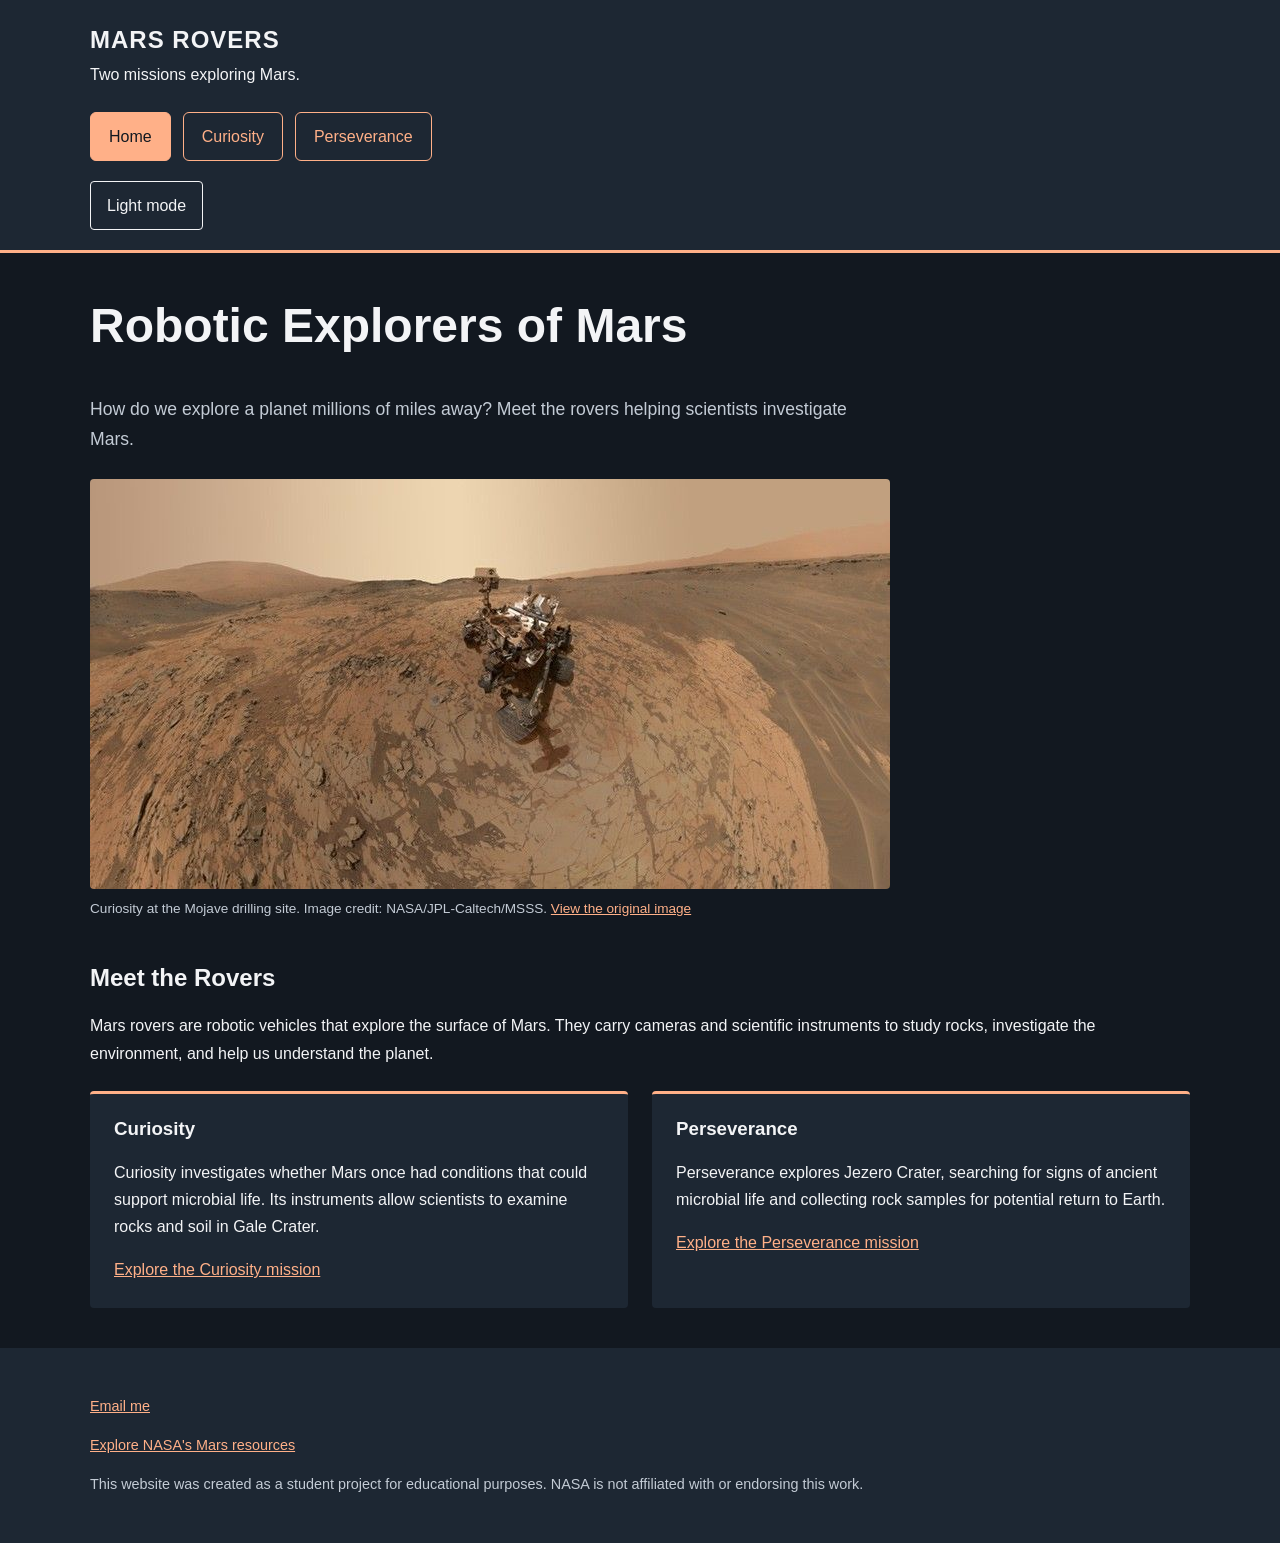
<file: mars-rovers/index.html>
<!DOCTYPE html>
<html lang="en">
<head>
  <meta charset="UTF-8">
  <meta name="viewport" content="width=device-width, initial-scale=1.0">
  <meta name="description" content="Explore NASA's Mars rover missions and learn how Curiosity and Perseverance investigate the Red Planet.">
  <meta name="author" content="Derrick Grimes">
  <title>Mars Rovers | Exploring the Red Planet</title>
  <link rel="stylesheet" href="assets/css/style.css">
  <script src="assets/js/script.js" defer></script>
</head>

<body>
  <a href="#main-content" class="skip-link">Skip to main content</a>

  <header class="site-header">
    <div class="container">
      <p class="site-name">Mars Rovers</p>
      <p>Two missions exploring Mars.</p>

      <nav aria-label="Main navigation">
        <ul>
          <li><a href="index.html" aria-current="page">Home</a></li>
          <li><a href="curiosity.html">Curiosity</a></li>
          <li><a href="perseverance.html">Perseverance</a></li>
        </ul>
      </nav><button id="theme-toggle" type="button" aria-pressed="false" hidden>
  Light mode
</button>
    </div>
  </header>

  <main id="main-content" class="container">
    <section class="hero">
      <h1>Robotic Explorers of Mars</h1>
      <p>
        How do we explore a planet millions of miles away?
        Meet the rovers helping scientists investigate Mars.
      </p>

      <figure class="hero-image">
        <img
          src="assets/images/rover.jpg"
          alt="Curiosity rover on rocky Martian terrain at the Mojave drilling site."
        >
        <figcaption>
          Curiosity at the Mojave drilling site.
          Image credit: NASA/JPL-Caltech/MSSS.
          <a href="https://science.nasa.gov/resource/curiosity-self-portrait-at-mojave-site-on-mount-sharp/">
            View the original image
          </a>
        </figcaption>
      </figure>
    </section>

    <section aria-labelledby="missions-heading">
      <h2 id="missions-heading">Meet the Rovers</h2>
      <p>
        Mars rovers are robotic vehicles that explore the surface of Mars.
        They carry cameras and scientific instruments to study rocks,
        investigate the environment, and help us understand the planet.
      </p>

      <div class="rover-grid">
        <article class="rover-card">
          <h3>Curiosity</h3>
          <p>
            Curiosity investigates whether Mars once had conditions
            that could support microbial life. Its instruments allow
            scientists to examine rocks and soil in Gale Crater.
          </p>
          <a href="curiosity.html">Explore the Curiosity mission</a>
        </article>

        <article class="rover-card">
          <h3>Perseverance</h3>
          <p>
            Perseverance explores Jezero Crater, searching for signs
            of ancient microbial life and collecting rock samples
            for potential return to Earth.
          </p>
          <a href="perseverance.html">Explore the Perseverance mission</a>
        </article>
      </div>
    </section>
  </main>

  <footer class="site-footer">
    <div class="container">
      <p><a href="mailto:dsgrimes1@ualr.edu">Email me</a></p>
      <p>
        <a href="https://science.nasa.gov/mars/">
          Explore NASA's Mars resources
        </a>
      </p>
      <p>
        This website was created as a student project for educational
        purposes. NASA is not affiliated with or endorsing this work.
      </p>
    </div>
  </footer>
</body>
</html>
</file>
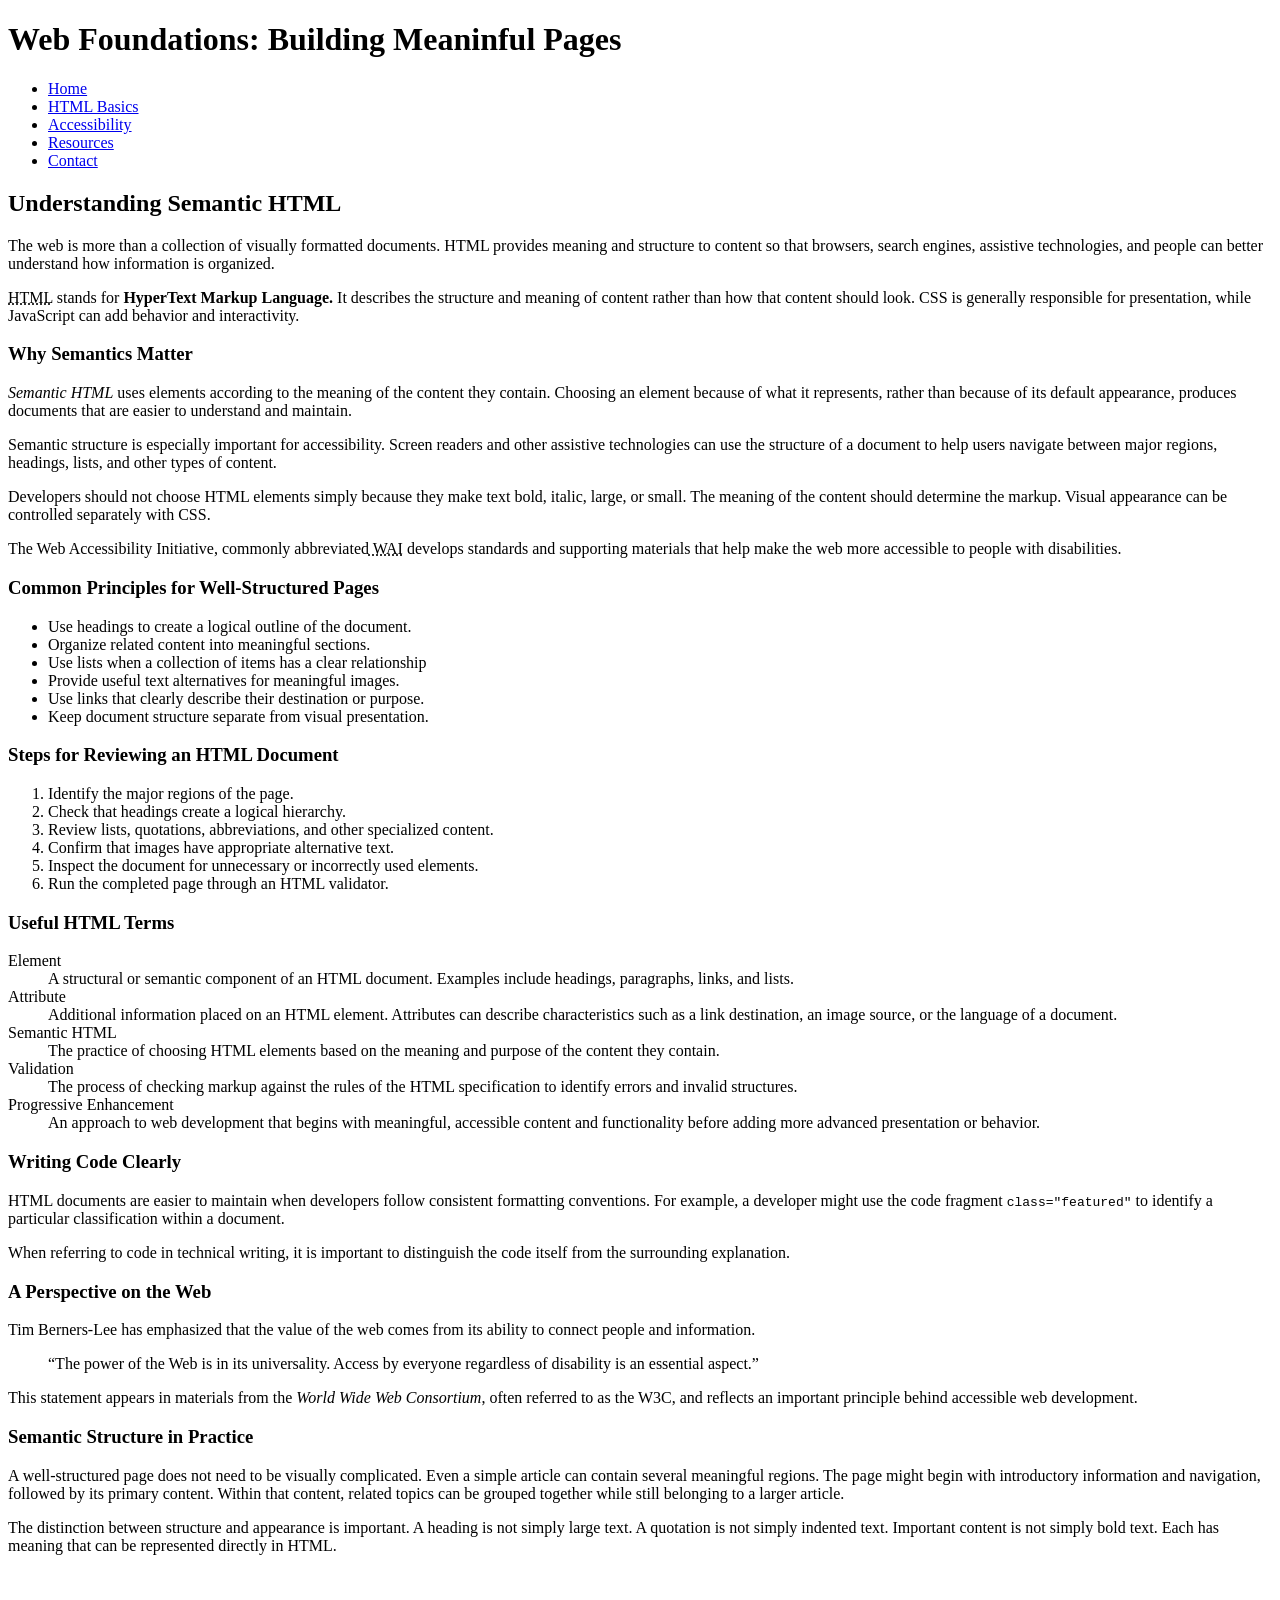
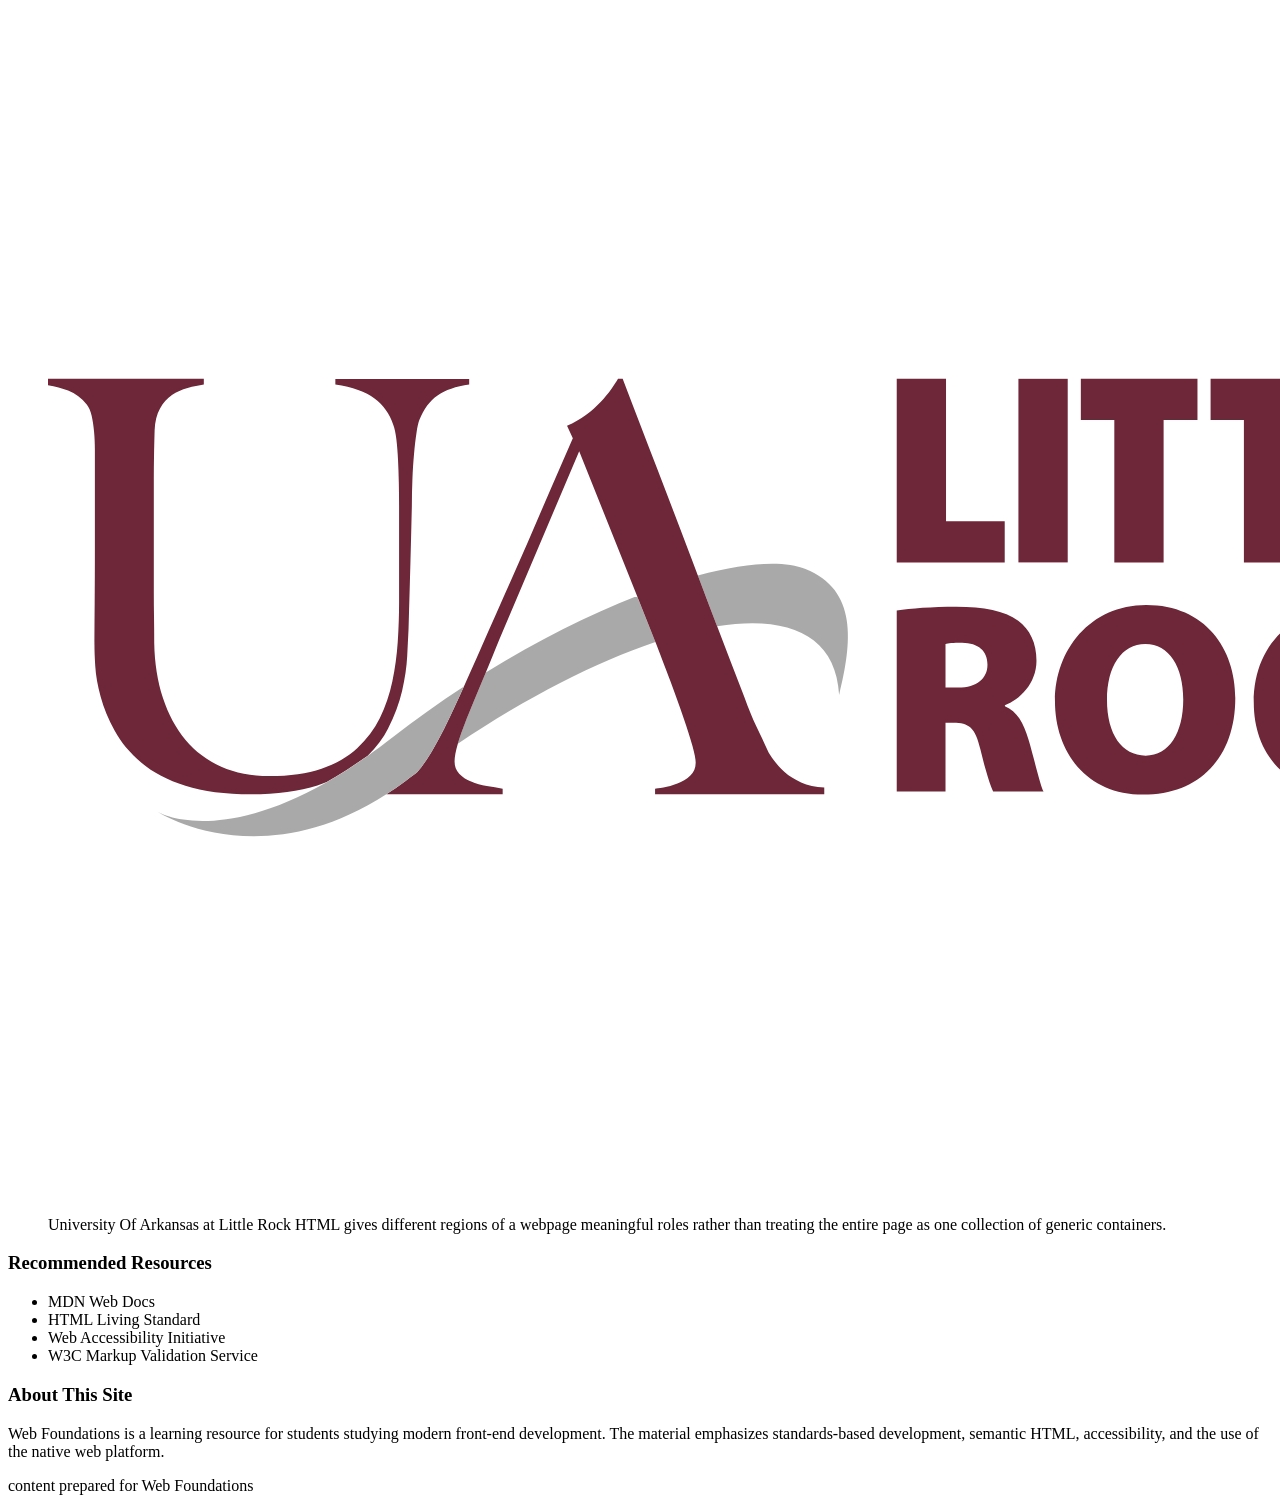
<file: project-folder/index.html>
<!DOCTYPE html>
<html lang="en">
    <head>
        <title>Web Foundations: Building Meaningful Pages</title>
        <meta charset="UTF-8"/>
        <meta name="viewport" content="width=device-width, initial-scale=1.0"/>
        <meta name="description" content="An intro to semantic HTML and accessible, well-structured webpages."/>
        <meta name="author" content="Derrick Grimes"/>
    </head>

    <body>
        <header>
            <h1>Web Foundations: Building Meaninful Pages</h1>
        </header>
 <nav>
    <ul>
<li><a href="#home">Home</a></li>
<li><a href="#html-basics">HTML Basics</a></li>
<li><a href="#accessibility">Accessibility</a></li>
<li><a href="#resources">Resources</a></li>
<li><a href="#contact">Contact</a></li>
 </ul>
 </nav>

 <main id="home">
    <article>
<h2>Understanding Semantic HTML</h2>
 
<p>The web is more than a collection of visually formatted documents. HTML provides meaning and structure to content so that browsers, search engines, assistive technologies, and people can better understand how information is organized.</p>
 

<p>
    <abbr title="Hypertext Markup Language">HTML</abbr> stands for <strong>HyperText Markup Language.</strong> It describes the structure and meaning of content rather than how that content should look. CSS is generally responsible for presentation, while JavaScript can add behavior and interactivity.</p>
 
<section id="accessibility">
<h3>Why Semantics Matter</h3>
 
<p>
    <em>Semantic HTML</em> uses elements according to the meaning of the content they contain. Choosing an element because of what it represents, rather than because of its default appearance, produces documents that are easier to understand and maintain.</p>
 
<p>Semantic structure is especially important for accessibility. Screen readers and other assistive technologies can use the structure of a document to help users navigate between major regions, headings, lists, and other types of content.</p>
 
<p>Developers should not choose HTML elements simply because they make text bold, italic, large, or small. The meaning of the content should determine the markup. Visual appearance can be controlled separately with CSS.</p>
 
<p>The Web Accessibility Initiative, commonly abbreviated<abbr title="Web Accessability Initiative"> WAI</abbr> develops standards and supporting materials that help make the web more accessible to people with disabilities.</p>
</section>
 
<section id="html-basics">
  <h3>Common Principles for Well-Structured Pages</h3>

  <ul>
    <li>Use headings to create a logical outline of the document.</li>

    <li>Organize related content into meaningful sections.</li>

    <li>Use lists when a collection of items has a clear relationship</li>

    <li>Provide useful text alternatives for meaningful images.</li>

    <li>Use links that clearly describe their destination or purpose.</li>

    <li>Keep document structure separate from visual presentation.</li>
  </ul>
</section>

<section>
<h3>Steps for Reviewing an HTML Document</h3>
 <ol>
<li>Identify the major regions of the page.</li>
 
<li>Check that headings create a logical hierarchy.</li>
 
<li>Review lists, quotations, abbreviations, and other specialized content.</li>
 
<li>Confirm that images have appropriate alternative text.</li>
 
<li>Inspect the document for unnecessary or incorrectly used elements.</li>
 
<li>Run the completed page through an HTML validator.</li>
</ol>
</section>

        <section>
<h3>Useful HTML Terms</h3>
 <dl>
<dt>Element</dt>
 
<dd>A structural or semantic component of an HTML document. Examples include headings, paragraphs, links, and lists.</dd>
 
<dt>Attribute</dt>
 
<dd>
Additional information placed on an HTML element. Attributes can describe characteristics such as a link destination, an image source, or the language of a document. 
</dd>
<dt>Semantic HTML</dt>
 
<dd>The practice of choosing HTML elements based on the meaning and purpose of the content they contain.</dd>
 
<dt>Validation</dt>
 
<dd>The process of checking markup against the rules of the HTML specification to identify errors and invalid structures.
</dd>
<dt>Progressive Enhancement</dt>
 
<dd>An approach to web development that begins with meaningful, accessible content and functionality before adding more advanced presentation or behavior.</dd>
 </dl>
        </section>
        
        <section>
<h3>Writing Code Clearly</h3>
 
<p>HTML documents are easier to maintain when developers follow consistent formatting conventions. For example, a developer might use the code fragment <code>class="featured"</code> to identify a particular classification within a document.</p>
 
<p>When referring to code in technical writing, it is important to distinguish the code itself from the surrounding explanation.</p>
        </section> 
   <section>

<h3>A Perspective on the Web</h3>
 
<p>Tim Berners-Lee has emphasized that the value of the web comes from its ability to connect people and information.</p>
 
<blockquote>“The power of the Web is in its universality. Access by everyone regardless of disability is an essential aspect.”</blockquote>
 
<p>This statement appears in materials from the <cite>World Wide Web Consortium</cite>, often referred to as the W3C, and reflects an important principle behind accessible web development.</p>
   </section> 
        <section>
<h3>Semantic Structure in Practice</h3>
 
<p>A well-structured page does not need to be visually complicated. Even a simple article can contain several meaningful regions. The page might begin with introductory information and navigation, followed by its primary content. Within that content, related topics can be grouped together while still belonging to a larger article.</p>
 
<p>The distinction between structure and appearance is important. A heading is not simply large text. A quotation is not simply indented text. Important content is not simply bold text. Each has meaning that can be represented directly in HTML.</p>
        </section>

    <figure>
<img src="img/ualrlogo.jpeg" 
alt="University of Arkansas at Little Rock logo" 
/>

 
<figcaption> 
    University Of Arkansas at Little Rock

HTML gives different regions of a webpage meaningful roles rather than treating the entire page as one collection of generic containers.
 </figcaption> 
</figure>   

<section id="resources">
    <h3>Recommended Resources</h3>

<ul>
<li>MDN Web Docs</li>
<li>HTML Living Standard</li>
<li>Web Accessibility Initiative</li>
<li>W3C Markup Validation Service</li>
</ul>
</section>

<section id="contact">
<h3>About This Site</h3>
 
<p>
Web Foundations is a learning resource for students studying modern front-end development. The material emphasizes standards-based development, semantic HTML, accessibility, and the use of the native web platform.
 </p>
</section>

</article>
</main>
<footer>
    <p>content prepared for Web Foundations</p>
</footer>
</body>
</html>
</file>
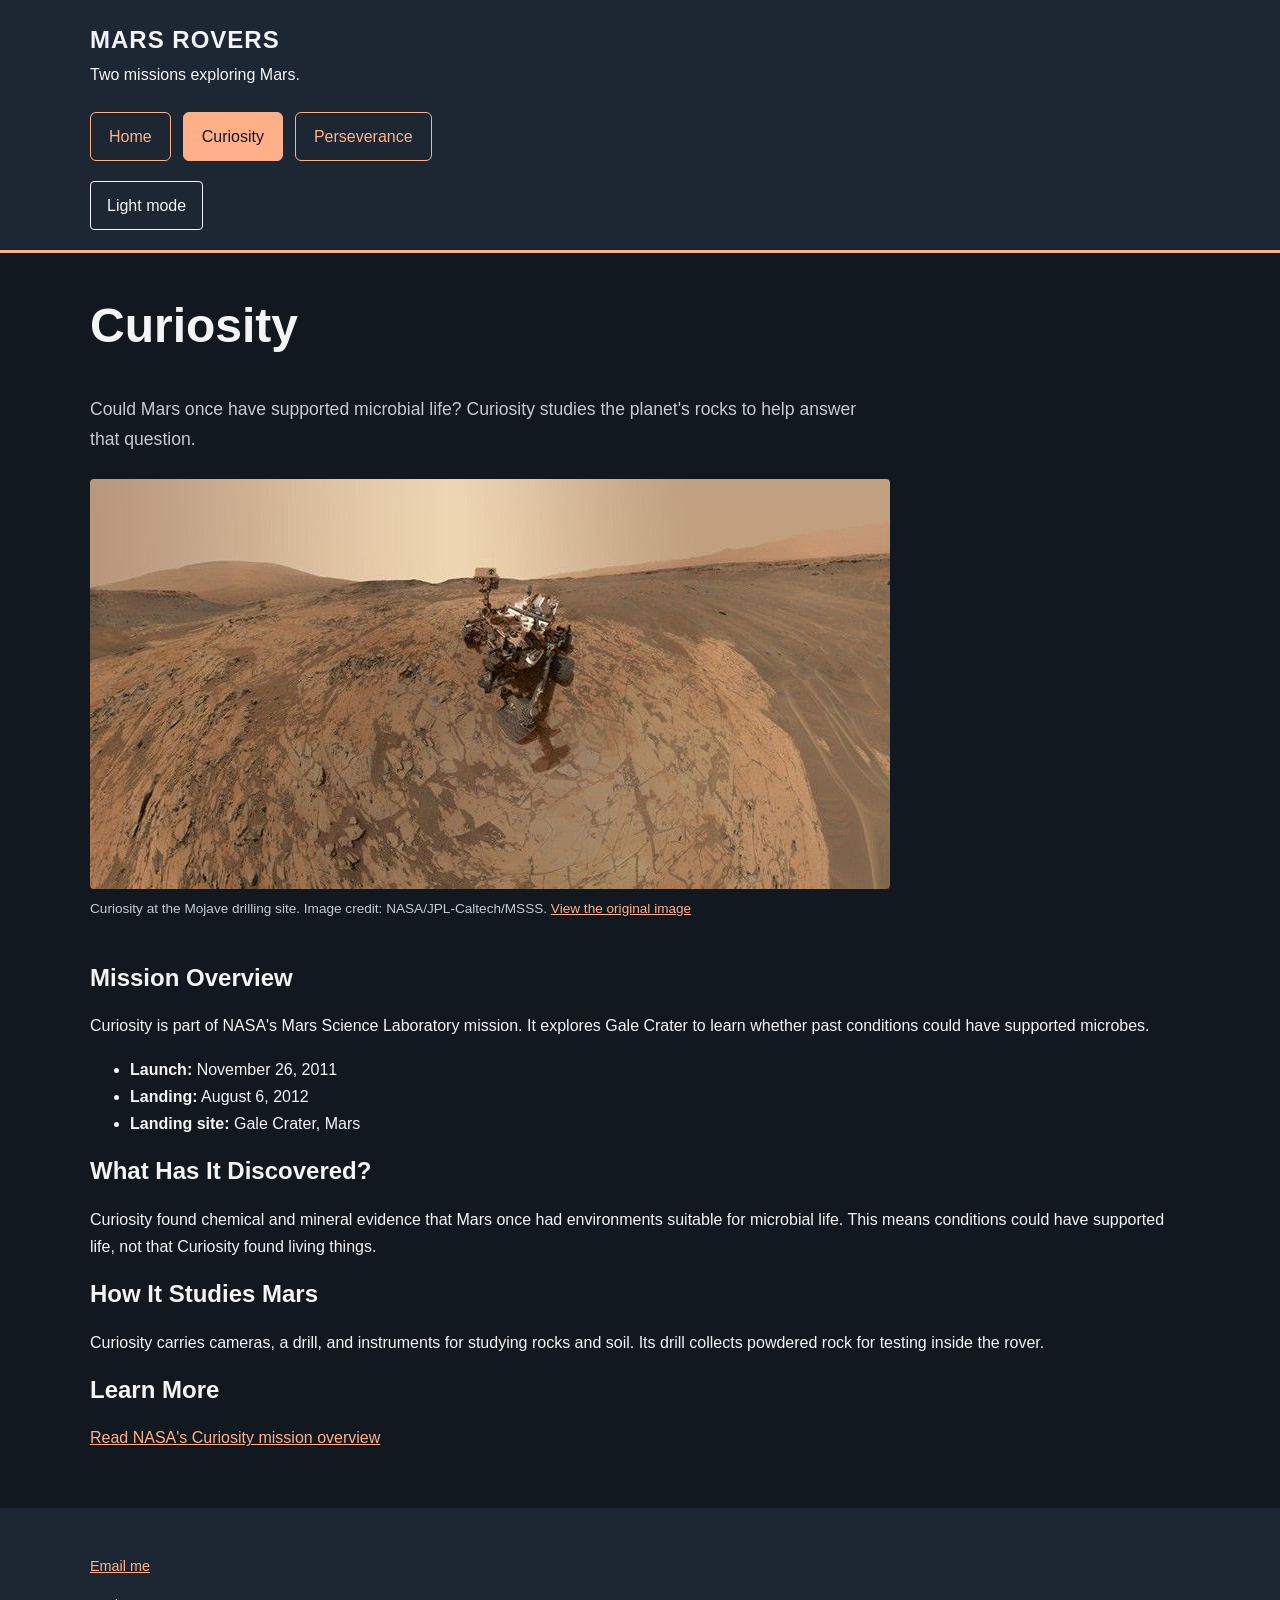
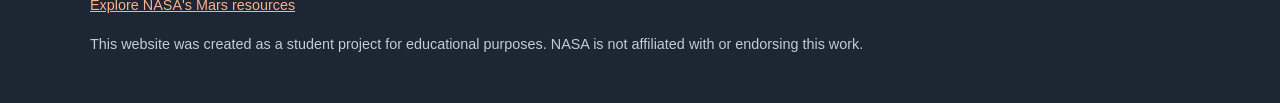
<file: mars-rovers/curiosity.html>
<!DOCTYPE html>
<html lang="en">
<head>
  <meta charset="UTF-8">
  <meta name="viewport" content="width=device-width, initial-scale=1.0">
  <meta name="description" content="Learn about NASA's Curiosity rover and what it has discovered about ancient Mars.">
  <meta name="author" content="Derrick Grimes">
  <title>Curiosity | Mars Rovers</title>

  <link rel="stylesheet" href="assets/css/style.css">
  <script src="assets/js/script.js" defer></script>
</head>

<body>
  <a href="#main-content" class="skip-link">Skip to main content</a>

  <header class="site-header">
    <div class="container">
      <p class="site-name">Mars Rovers</p>
      <p>Two missions exploring Mars.</p>

      <nav aria-label="Main navigation">
        <ul>
          <li><a href="index.html">Home</a></li>
          <li>
            <a href="curiosity.html" aria-current="page">Curiosity</a>
          </li>
          <li><a href="perseverance.html">Perseverance</a></li>
        </ul>
      </nav>

      <button
        id="theme-toggle"
        type="button"
        aria-pressed="false"
        hidden
      >
        Light mode
      </button>
    </div>
  </header>

  <main id="main-content" class="container">
    <section class="hero">
      <h1>Curiosity</h1>
      <p>
        Could Mars once have supported microbial life?
        Curiosity studies the planet's rocks to help answer that question.
      </p>

      <figure class="hero-image">
        <img
          src="assets/images/rover.jpg"
          alt="Curiosity rover on rocky Martian terrain at the Mojave drilling site."
        >
        <figcaption>
          Curiosity at the Mojave drilling site.
          Image credit: NASA/JPL-Caltech/MSSS.
          <a href="https://science.nasa.gov/resource/curiosity-self-portrait-at-mojave-site-on-mount-sharp/">
            View the original image
          </a>
        </figcaption>
      </figure>
    </section>

    <section aria-labelledby="overview-heading">
      <h2 id="overview-heading">Mission Overview</h2>
      <p>
        Curiosity is part of NASA's Mars Science Laboratory mission.
        It explores Gale Crater to learn whether past conditions
        could have supported microbes.
      </p>

      <ul>
        <li><strong>Launch:</strong> November 26, 2011</li>
        <li><strong>Landing:</strong> August 6, 2012</li>
        <li><strong>Landing site:</strong> Gale Crater, Mars</li>
      </ul>
    </section>

    <section aria-labelledby="discoveries-heading">
      <h2 id="discoveries-heading">What Has It Discovered?</h2>
      <p>
        Curiosity found chemical and mineral evidence that Mars
        once had environments suitable for microbial life.
        This means conditions could have supported life,
        not that Curiosity found living things.
      </p>
    </section>

    <section aria-labelledby="tools-heading">
      <h2 id="tools-heading">How It Studies Mars</h2>
      <p>
        Curiosity carries cameras, a drill, and instruments for
        studying rocks and soil. Its drill collects powdered rock
        for testing inside the rover.
      </p>
    </section>

    <section aria-labelledby="sources-heading">
      <h2 id="sources-heading">Learn More</h2>
      <p>
        <a href="https://science.nasa.gov/mission/msl-curiosity/">
          Read NASA's Curiosity mission overview
        </a>
      </p>
    </section>
  </main>

  <footer class="site-footer">
    <div class="container">
      <p><a href="mailto:dsgrime1@ualr.edu">Email me</a></p>
      <p>
        <a href="https://science.nasa.gov/mars/">
          Explore NASA's Mars resources
        </a>
      </p>
      <p>
        This website was created as a student project for educational
        purposes. NASA is not affiliated with or endorsing this work.
      </p>
    </div>
  </footer>
</body>
</html>
</file>
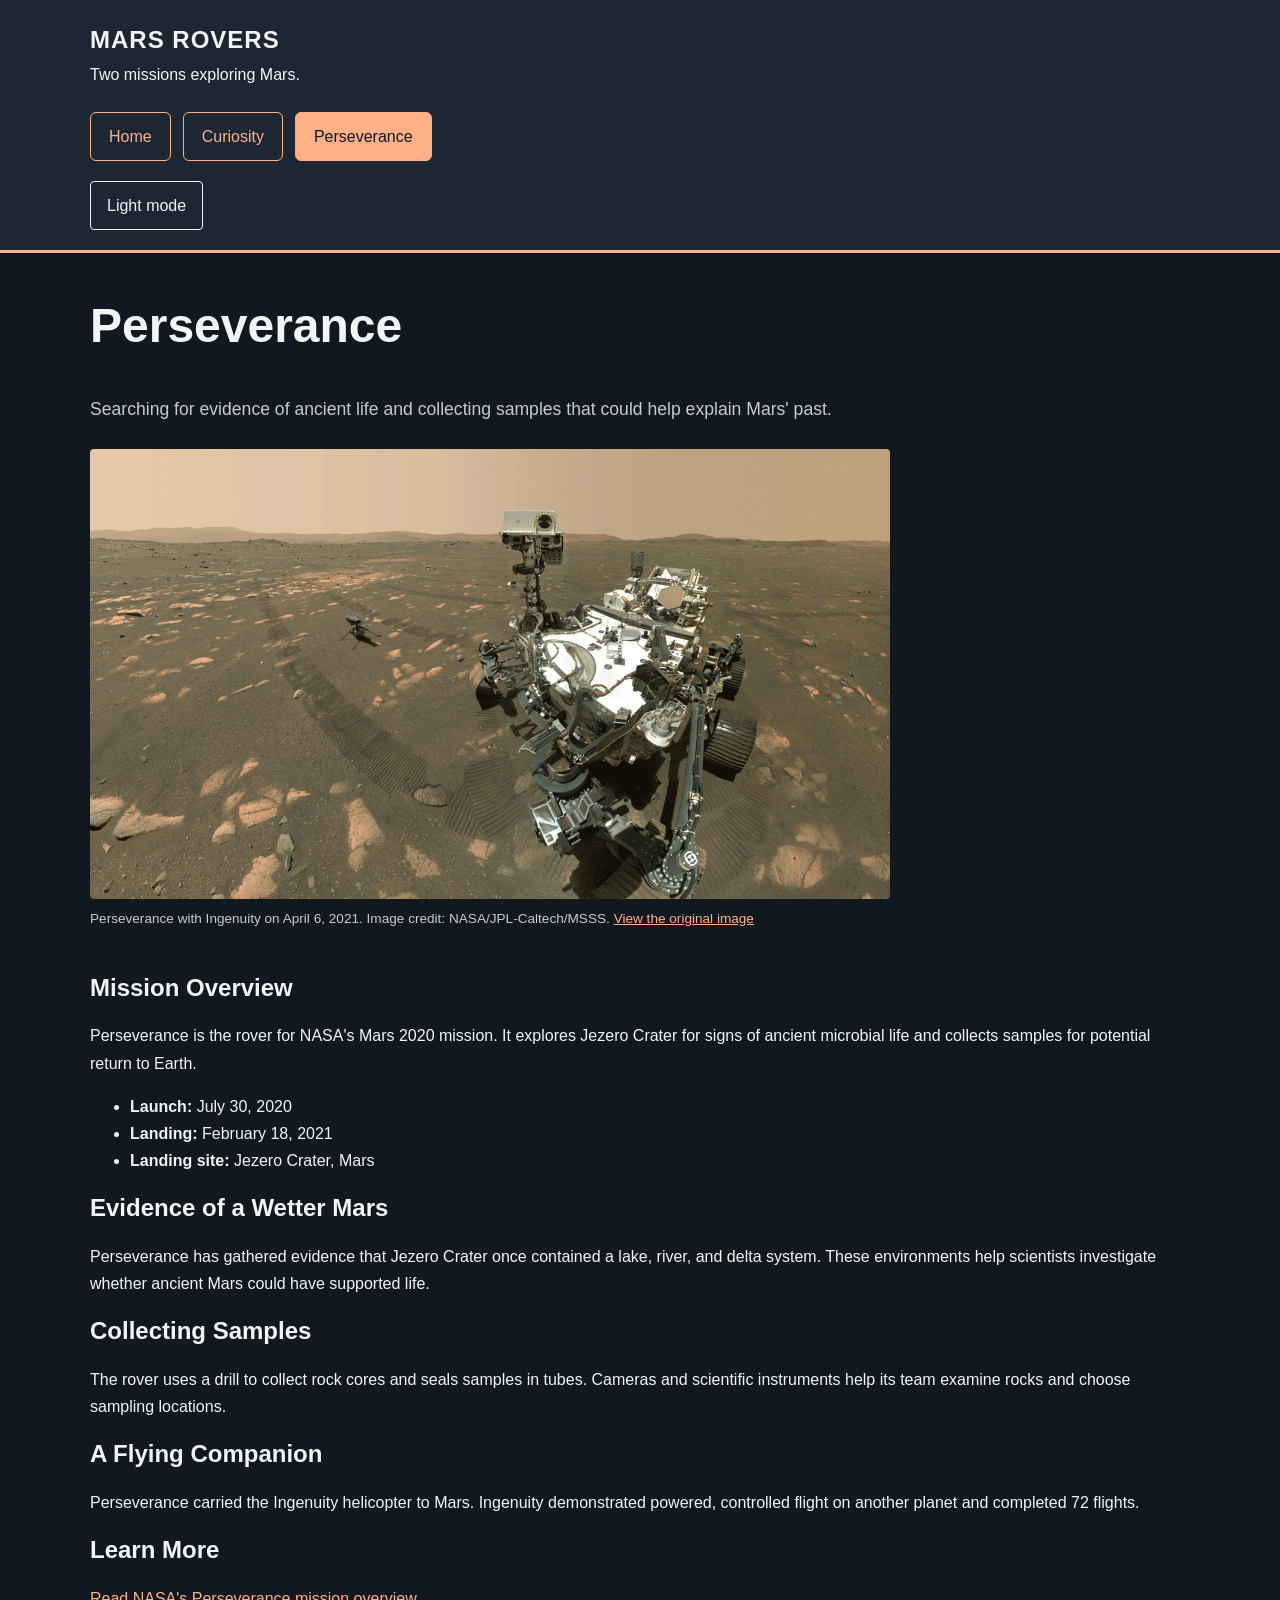
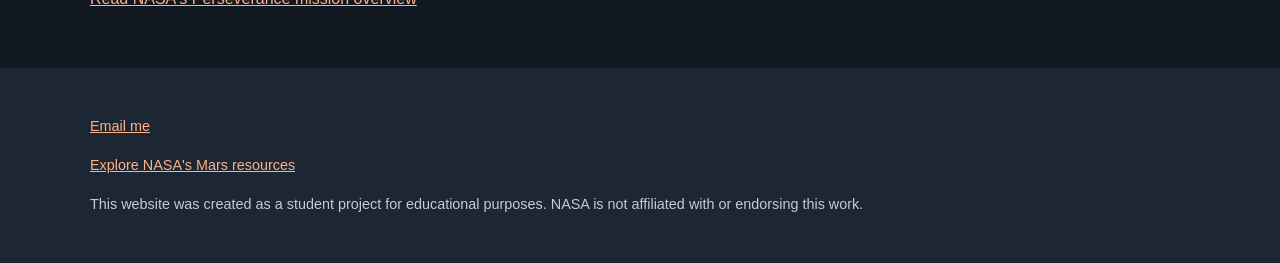
<file: mars-rovers/perseverance.html>
<!DOCTYPE html>
<html lang="en">
<head>
  <meta charset="UTF-8">
  <meta name="viewport" content="width=device-width, initial-scale=1.0">
  <meta name="description" content="Explore NASA's Perseverance rover mission, its discoveries in Jezero Crater, and its collection of Martian rock samples.">
  <meta name="author" content="Derrick Grimes">
  <title>Perseverance | Mars Rovers</title>
  <link rel="stylesheet" href="assets/css/style.css">
  <script src="assets/js/script.js" defer></script>
</head>

<body>
  <a href="#main-content" class="skip-link">Skip to main content</a>

  <header class="site-header">
    <div class="container">
      <p class="site-name">Mars Rovers</p>
      <p>Two missions exploring Mars.</p>

      <nav aria-label="Main navigation">
        <ul>
          <li><a href="index.html">Home</a></li>
          <li><a href="curiosity.html">Curiosity</a></li>
          <li>
            <a href="perseverance.html" aria-current="page">
              Perseverance
            </a>
          </li>
        </ul>
      </nav><button id="theme-toggle" type="button" aria-pressed="false" hidden>
  Light mode
</button>
    </div>
  </header>

  <main id="main-content" class="container">
    <section class="hero">
      <h1>Perseverance</h1>
      <p>
        Searching for evidence of ancient life and collecting
        samples that could help explain Mars' past.
      </p>

      <figure class="hero-image">
        <img
          src="assets/images/preservance.gif"
          alt="Perseverance rover on Mars with the small Ingenuity helicopter nearby."
        >
        <figcaption>
          Perseverance with Ingenuity on April 6, 2021.
          Image credit: NASA/JPL-Caltech/MSSS.
          <a href="https://science.nasa.gov/resource/perseverances-selfie-with-ingenuity/">
            View the original image
          </a>
        </figcaption>
      </figure>
    </section>

    <section aria-labelledby="overview-heading">
      <h2 id="overview-heading">Mission Overview</h2>
      <p>
        Perseverance is the rover for NASA's Mars 2020 mission.
        It explores Jezero Crater for signs of ancient microbial
        life and collects samples for potential return to Earth.
      </p>

      <ul>
        <li><strong>Launch:</strong> July 30, 2020</li>
        <li><strong>Landing:</strong> February 18, 2021</li>
        <li><strong>Landing site:</strong> Jezero Crater, Mars</li>
      </ul>
    </section>

    <section aria-labelledby="discoveries-heading">
      <h2 id="discoveries-heading">Evidence of a Wetter Mars</h2>
      <p>
        Perseverance has gathered evidence that Jezero Crater
        once contained a lake, river, and delta system.
        These environments help scientists investigate whether
        ancient Mars could have supported life.
      </p>
    </section>

    <section aria-labelledby="tools-heading">
      <h2 id="tools-heading">Collecting Samples</h2>
      <p>
        The rover uses a drill to collect rock cores and seals
        samples in tubes. Cameras and scientific instruments
        help its team examine rocks and choose sampling locations.
      </p>
    </section>

    <section aria-labelledby="ingenuity-heading">
      <h2 id="ingenuity-heading">A Flying Companion</h2>
      <p>
        Perseverance carried the Ingenuity helicopter to Mars.
        Ingenuity demonstrated powered, controlled flight
        on another planet and completed 72 flights.
      </p>
    </section>

    <section aria-labelledby="sources-heading">
      <h2 id="sources-heading">Learn More</h2>
      <p>
        <a href="https://science.nasa.gov/mission/mars-2020-perseverance/">
          Read NASA's Perseverance mission overview
        </a>
      </p>
    </section>
  </main>

  <footer class="site-footer">
    <div class="container">
      <p><a href="mailto:dsgrime1@ualr.edu">Email me</a></p>
      <p>
        <a href="https://science.nasa.gov/mars/">
          Explore NASA's Mars resources
        </a>
      </p>
      <p>
        This website was created as a student project for educational
        purposes. NASA is not affiliated with or endorsing this work.
      </p>
    </div>
  </footer>
</body>
</html>
</file>
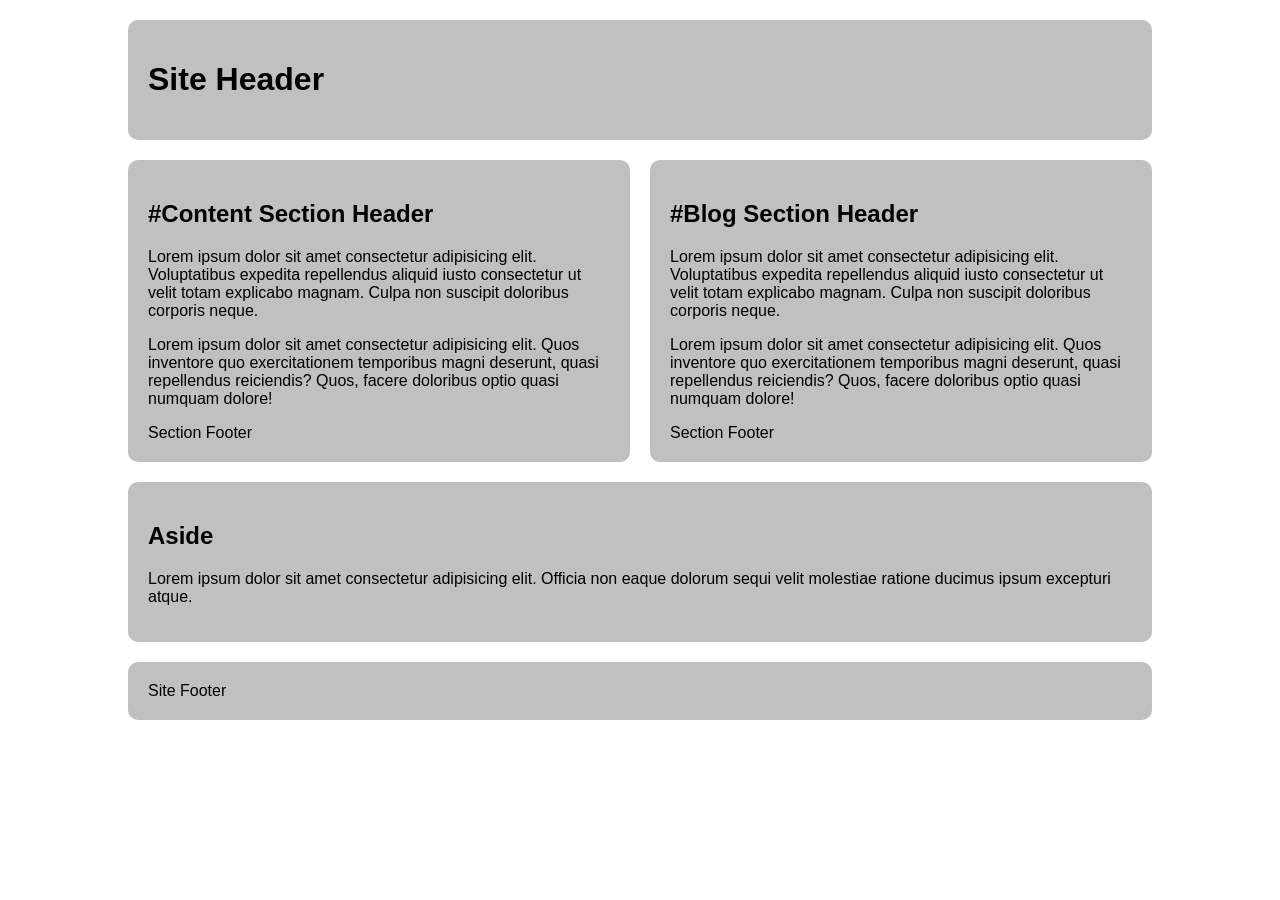
<file: project-folder/css-grid-lab/grid-two-col-equal.html>
<!DOCTYPE html>
<html lang="en">

<head>
  <meta charset="UTF-8">
  <meta name="viewport" content="width=device-width, initial-scale=1.0">
  <title>CSS Grid Demo</title>

  <style>
    html {
      box-sizing: border-box;
    }

    *,
    *:before,
    *:after {
      box-sizing: inherit;
    }

    main > * {
      font-family: Avenir, Montserrat, Corbel, "URW Gothic",
        source-sans-pro, sans-serif;
      font-weight: normal;
      background-color: #c0c0c0;
      border-radius: 10px;
      padding: 20px;
    }

    main {
      display: grid;
      gap: 20px;
      max-width: 80vw;
      margin: 20px auto;
      grid-template-columns: 1fr 1fr;
      grid-template-areas:
        "site-header site-header"
        "content blog"
        "sidebar sidebar"
        "site-footer site-footer";
    }

    main > header.primary {
      grid-area: site-header;
    }

    #content {
      grid-area: content;
    }

    #blog {
      grid-area: blog;
    }

    main > aside {
      grid-area: sidebar;
    }

    main > footer.primary {
      grid-area: site-footer;
    }
  </style>
</head>

<body>
  <main>
    <header class="primary">
      <h1>Site Header</h1>
    </header>

    <section id="content">
      <header>
        <h2>#Content Section Header</h2>
      </header>

      <p>
        Lorem ipsum dolor sit amet consectetur adipisicing elit.
        Voluptatibus expedita repellendus aliquid iusto consectetur
        ut velit totam explicabo magnam. Culpa non suscipit doloribus
        corporis neque.
      </p>

      <p>
        Lorem ipsum dolor sit amet consectetur adipisicing elit.
        Quos inventore quo exercitationem temporibus magni deserunt,
        quasi repellendus reiciendis? Quos, facere doloribus optio
        quasi numquam dolore!
      </p>

      <footer>Section Footer</footer>
    </section>

    <section id="blog">
      <header>
        <h2>#Blog Section Header</h2>
      </header>

      <p>
        Lorem ipsum dolor sit amet consectetur adipisicing elit.
        Voluptatibus expedita repellendus aliquid iusto consectetur
        ut velit totam explicabo magnam. Culpa non suscipit doloribus
        corporis neque.
      </p>

      <p>
        Lorem ipsum dolor sit amet consectetur adipisicing elit.
        Quos inventore quo exercitationem temporibus magni deserunt,
        quasi repellendus reiciendis? Quos, facere doloribus optio
        quasi numquam dolore!
      </p>

      <footer>Section Footer</footer>
    </section>

    <aside>
      <h2>Aside</h2>

      <p>
        Lorem ipsum dolor sit amet consectetur adipisicing elit.
        Officia non eaque dolorum sequi velit molestiae ratione
        ducimus ipsum excepturi atque.
      </p>
    </aside>

    <footer class="primary">Site Footer</footer>
  </main>
</body>

</html>
</file>
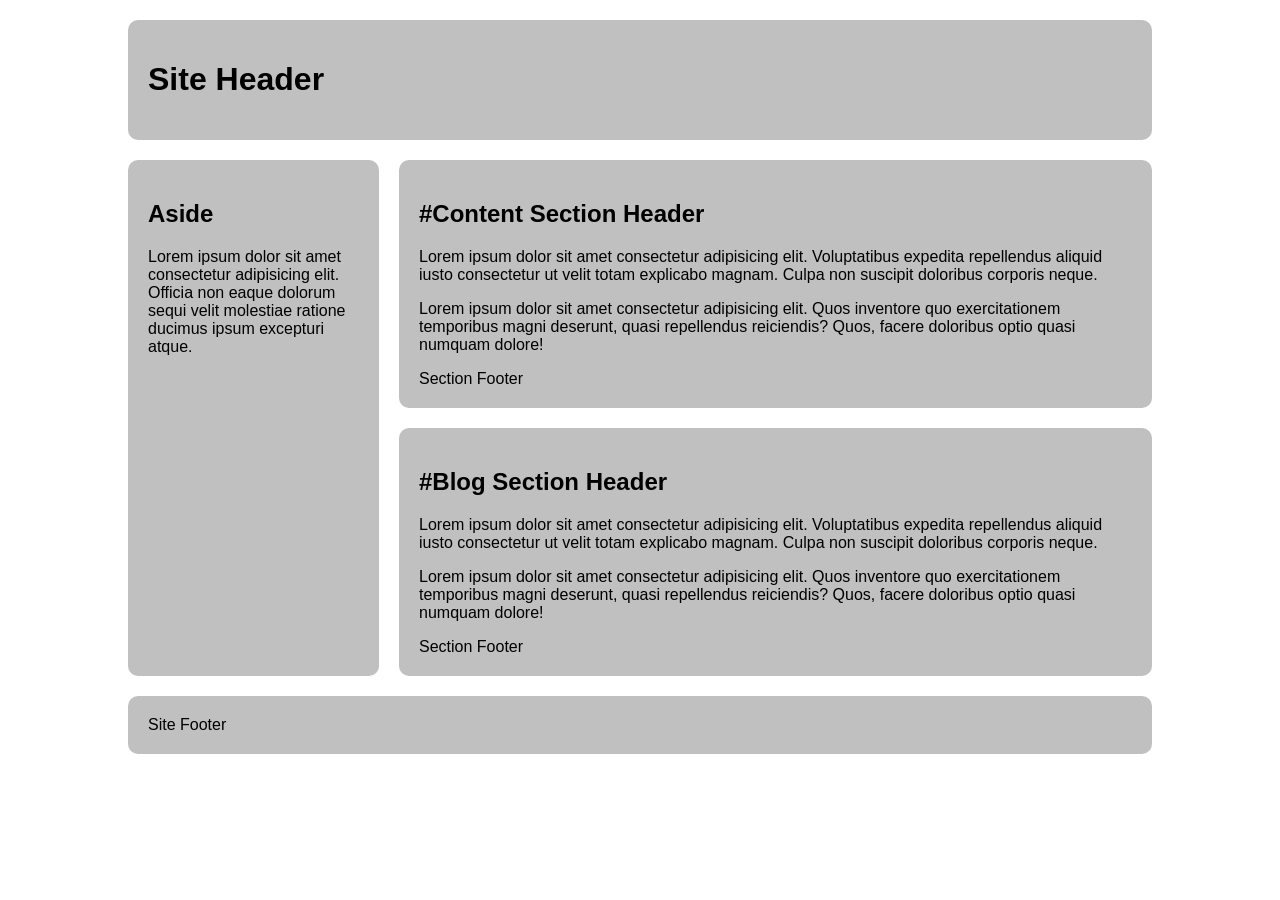
<file: project-folder/css-grid-lab/grid-two-col-left.html>
<!DOCTYPE html>
<html lang="en">

<head>
  <meta charset="UTF-8">
  <meta name="viewport" content="width=device-width, initial-scale=1.0">
  <title>CSS Grid Demo - Left Sidebar</title>

  <style>
html {
  box-sizing: border-box;
}

*,
*:before,
*:after {
  box-sizing: inherit;
}

main > * {
  font-family: Avenir, Montserrat, Corbel, "URW Gothic",
    source-sans-pro, sans-serif;
  font-weight: normal;
  background-color: #c0c0c0;
  border-radius: 10px;
  padding: 20px;
}

main {
  display: grid;
  grid-template-columns: 1fr 3fr;
  gap: 20px;
  max-width: 80vw;
  margin: 20px auto;
}

header.primary {
  grid-column: 1 / 3;
  grid-row: 1;
}

#content {
  grid-column: 2;
  grid-row: 2;
}

#blog {
  grid-column: 2;
  grid-row: 3;
}

aside {
  grid-column: 1;
  grid-row: 2 / 4;
}

footer.primary {
  grid-column: 1 / 3;
  grid-row: 4;
}
  </style>
</head>

<body>
  <main>
    <header class="primary">
      <h1>Site Header</h1>
    </header>

    <section id="content">
      <header>
        <h2>#Content Section Header</h2>
      </header>

      <p>
        Lorem ipsum dolor sit amet consectetur adipisicing elit.
        Voluptatibus expedita repellendus aliquid iusto consectetur
        ut velit totam explicabo magnam. Culpa non suscipit doloribus
        corporis neque.
      </p>

      <p>
        Lorem ipsum dolor sit amet consectetur adipisicing elit.
        Quos inventore quo exercitationem temporibus magni deserunt,
        quasi repellendus reiciendis? Quos, facere doloribus optio
        quasi numquam dolore!
      </p>

      <footer>Section Footer</footer>
    </section>

    <section id="blog">
      <header>
        <h2>#Blog Section Header</h2>
      </header>

      <p>
        Lorem ipsum dolor sit amet consectetur adipisicing elit.
        Voluptatibus expedita repellendus aliquid iusto consectetur
        ut velit totam explicabo magnam. Culpa non suscipit doloribus
        corporis neque.
      </p>

      <p>
        Lorem ipsum dolor sit amet consectetur adipisicing elit.
        Quos inventore quo exercitationem temporibus magni deserunt,
        quasi repellendus reiciendis? Quos, facere doloribus optio
        quasi numquam dolore!
      </p>

      <footer>Section Footer</footer>
    </section>

    <aside>
      <h2>Aside</h2>

      <p>
        Lorem ipsum dolor sit amet consectetur adipisicing elit.
        Officia non eaque dolorum sequi velit molestiae ratione
        ducimus ipsum excepturi atque.
      </p>
    </aside>

    <footer class="primary">Site Footer</footer>
  </main>
</body>

</html>
</file>
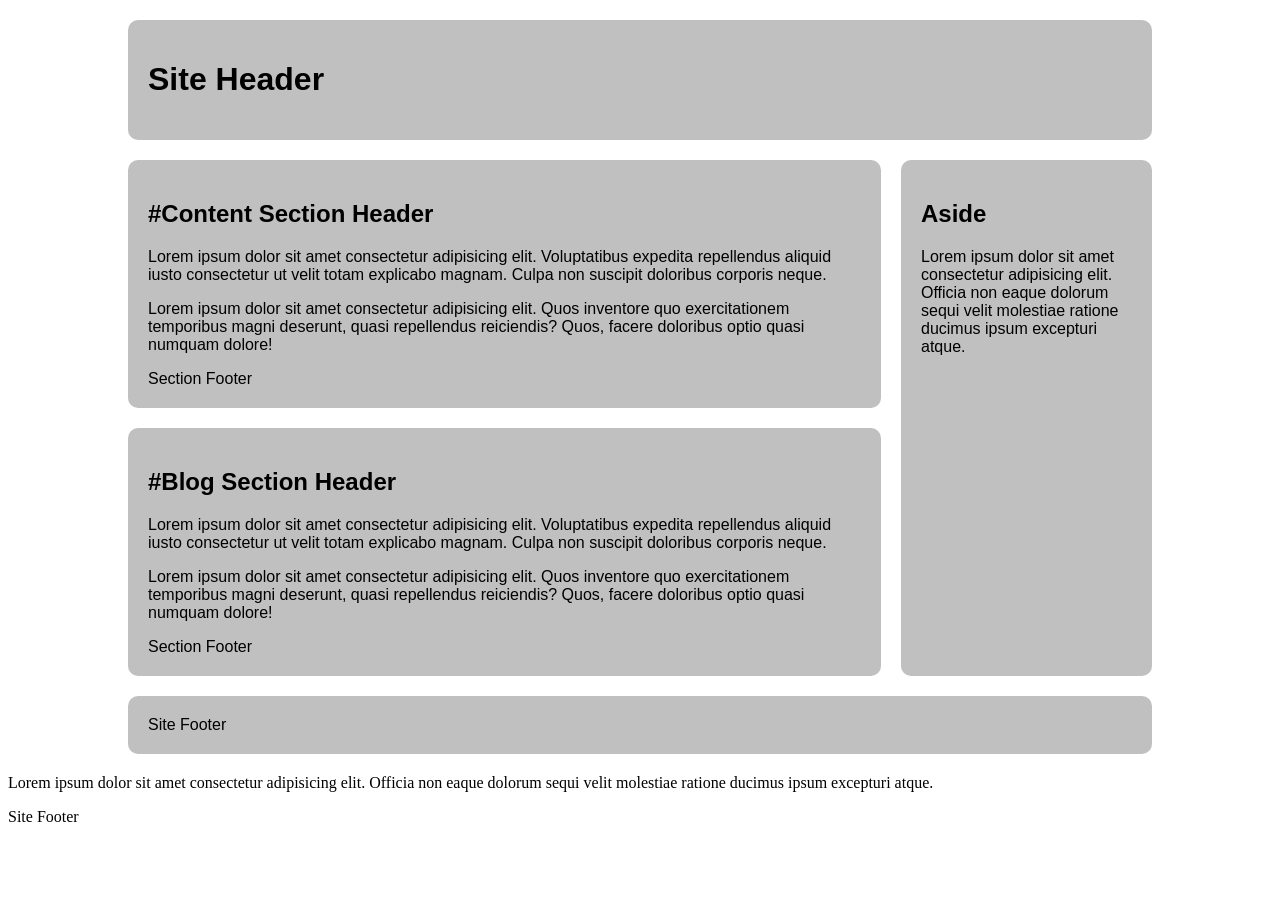
<file: project-folder/css-grid-lab/grid-two-col-right.html>
<!DOCTYPE html>
<html lang="en">

<head>
  <meta charset="UTF-8">
  <meta name="viewport" content="width=device-width, initial-scale=1.0">
  <title>CSS Grid Demo</title>

  <style>
    html {
      box-sizing: border-box;
    }

    *,
    *:before,
    *:after {
      box-sizing: inherit;
    }

    main > * {
      font-family: Avenir, Montserrat, Corbel, "URW Gothic",
        source-sans-pro, sans-serif;
      font-weight: normal;
      background-color: #c0c0c0;
      border-radius: 10px;
      padding: 20px;
    }

    main {
      display: grid;
      gap: 20px;
      max-width: 80vw;
      margin: 20px auto;
      grid-template-columns: 3fr 1fr;
      grid-template-areas:
        "site-header site-header"
        "content sidebar"
        "blog sidebar"
        "site-footer site-footer";
    }

    main > header.primary {
      grid-area: site-header;
    }

    #content {
      grid-area: content;
    }

    #blog {
      grid-area: blog;
    }

    main > aside {
      grid-area: sidebar;
    }

    main > footer.primary {
      grid-area: site-footer;
    }
  </style>
</head>

<body>
  <main>
    <header class="primary">
      <h1>Site Header</h1>
    </header>

    <section id="content">
      <header>
        <h2>#Content Section Header</h2>
      </header>

      <p>
        Lorem ipsum dolor sit amet consectetur adipisicing elit.
        Voluptatibus expedita repellendus aliquid iusto consectetur
        ut velit totam explicabo magnam. Culpa non suscipit doloribus
        corporis neque.
      </p>

      <p>
        Lorem ipsum dolor sit amet consectetur adipisicing elit.
        Quos inventore quo exercitationem temporibus magni deserunt,
        quasi repellendus reiciendis? Quos, facere doloribus optio
        quasi numquam dolore!
      </p>

      <footer>Section Footer</footer>
    </section>

    <section id="blog">
      <header>
        <h2>#Blog Section Header</h2>
      </header>

      <p>
        Lorem ipsum dolor sit amet consectetur adipisicing elit.
        Voluptatibus expedita repellendus aliquid iusto consectetur
        ut velit totam explicabo magnam. Culpa non suscipit doloribus
        corporis neque.
      </p>

      <p>
        Lorem ipsum dolor sit amet consectetur adipisicing elit.
        Quos inventore quo exercitationem temporibus magni deserunt,
        quasi repellendus reiciendis? Quos, facere doloribus optio
        quasi numquam dolore!
      </p>

      <footer>Section Footer</footer>
    </section>

    <aside>
      <h2>Aside</h2>

      <p>
        Lorem ipsum dolor sit amet consectetur adipisicing elit.
        Officia non eaque dolorum sequi velit molestiae ratione
        ducimus ipsum excepturi atque.
      </p>
    </aside>

    <footer class="primary">Site Footer</footer>
  </main>
</body>

</html>
      <p>Lorem ipsum dolor sit amet consectetur adipisicing elit. Officia non eaque dolorum sequi velit molestiae ratione ducimus ipsum excepturi atque.</p>
    </aside>
    <footer class="primary">Site Footer</footer>
  </main>
</body>

</html>
</file>
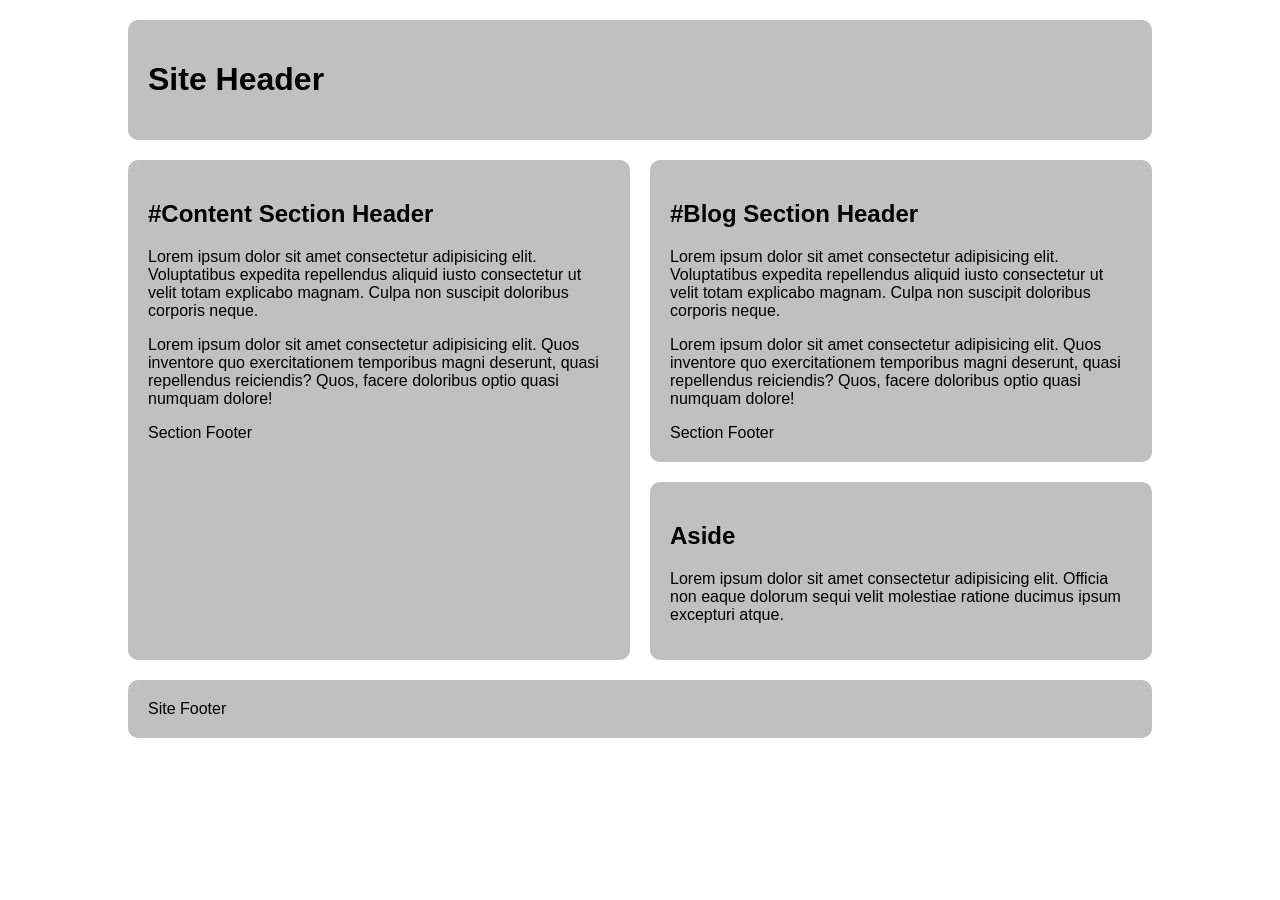
<file: project-folder/css-grid-lab/grid-two-col-stacked.html>
<!DOCTYPE html>
<html lang="en">

<head>
  <meta charset="UTF-8">
  <meta name="viewport" content="width=device-width, initial-scale=1.0">
  <title>CSS Grid Demo</title>

  <style>
    html {
      box-sizing: border-box;
    }

    *,
    *:before,
    *:after {
      box-sizing: inherit;
    }

    main > * {
      font-family: Avenir, Montserrat, Corbel, "URW Gothic",
        source-sans-pro, sans-serif;
      font-weight: normal;
      background-color: #c0c0c0;
      border-radius: 10px;
      padding: 20px;
    }

    main {
      display: grid;
      gap: 20px;
      max-width: 80vw;
      margin: 20px auto;
      grid-template-columns: 1fr 1fr;
      grid-template-areas:
        "site-header site-header"
        "content blog"
        "content sidebar"
        "site-footer site-footer";
    }

    main > header.primary {
      grid-area: site-header;
    }

    #content {
      grid-area: content;
    }

    #blog {
      grid-area: blog;
    }

    main > aside {
      grid-area: sidebar;
    }

    main > footer.primary {
      grid-area: site-footer;
    }
  </style>
</head>

<body>
  <main>
    <header class="primary">
      <h1>Site Header</h1>
    </header>

    <section id="content">
      <header>
        <h2>#Content Section Header</h2>
      </header>

      <p>
        Lorem ipsum dolor sit amet consectetur adipisicing elit.
        Voluptatibus expedita repellendus aliquid iusto consectetur
        ut velit totam explicabo magnam. Culpa non suscipit doloribus
        corporis neque.
      </p>

      <p>
        Lorem ipsum dolor sit amet consectetur adipisicing elit.
        Quos inventore quo exercitationem temporibus magni deserunt,
        quasi repellendus reiciendis? Quos, facere doloribus optio
        quasi numquam dolore!
      </p>

      <footer>Section Footer</footer>
    </section>

    <section id="blog">
      <header>
        <h2>#Blog Section Header</h2>
      </header>

      <p>
        Lorem ipsum dolor sit amet consectetur adipisicing elit.
        Voluptatibus expedita repellendus aliquid iusto consectetur
        ut velit totam explicabo magnam. Culpa non suscipit doloribus
        corporis neque.
      </p>

      <p>
        Lorem ipsum dolor sit amet consectetur adipisicing elit.
        Quos inventore quo exercitationem temporibus magni deserunt,
        quasi repellendus reiciendis? Quos, facere doloribus optio
        quasi numquam dolore!
      </p>

      <footer>Section Footer</footer>
    </section>

    <aside>
      <h2>Aside</h2>

      <p>
        Lorem ipsum dolor sit amet consectetur adipisicing elit.
        Officia non eaque dolorum sequi velit molestiae ratione
        ducimus ipsum excepturi atque.
      </p>
    </aside>

    <footer class="primary">Site Footer</footer>
  </main>
</body>

</html>
</file>
<file: mars-rovers/assets/css/style.css>
/* Shared colors and sizing */
:root {
  --background: #121820;
  --surface: #1d2733;
  --text: #f3f4f6;
  --muted: #c3cbd5;
  --accent: #ffb088;
}

* {
  box-sizing: border-box;
}

body {
  margin: 0;
  font-family: Arial, Helvetica, sans-serif;
  font-size: 1rem;
  line-height: 1.7;
  background-color: var(--background);
  color: var(--text);
}

.container {
  width: 90%;
  max-width: 1100px;
  margin: 0 auto;
}

a {
  color: var(--accent);
}

a:hover {
  text-decoration: none;
}

/* Make keyboard focus easy to see */
a:focus-visible,
button:focus-visible {
  outline: 3px solid var(--accent);
  outline-offset: 5px;
}

/* Hidden until someone reaches it with the Tab key */
.skip-link {
  position: absolute;
  top: 12px;
  left: 12px;
  padding: 12px 18px;
  background-color: var(--text);
  color: var(--background);
  transform: translateY(-200%);
  z-index: 10;
}

.skip-link:focus {
  transform: translateY(0);
}

/* Header and navigation */
.site-header {
  padding: 32px 0;
  background-color: var(--surface);
  border-bottom: 3px solid var(--accent);
}

.site-name {
  margin: 0;
  font-size: 1.8rem;
  font-weight: bold;
  letter-spacing: 2px;
  text-transform: uppercase;
}

.site-header p {
  margin-top: 0;
}

nav ul {
  display: flex;
  flex-wrap: wrap;
  gap: 12px;
  padding: 0;
  margin: 24px 0 0;
  list-style: none;
}

nav a {
  display: block;
  padding: 10px 18px;
  border: 1px solid var(--accent);
  border-radius: 6px;
  text-decoration: none;
}

nav a:hover,
nav a[aria-current="page"] {
  background-color: var(--accent);
  color: var(--background);
}

/* Main content */
main {
  padding-top: 48px;
  padding-bottom: 64px;
}

.hero {
  max-width: 800px;
  padding: 32px 0;
}

h1,
h2,
h3 {
  line-height: 1.2;
}

h1 {
  margin-top: 0;
  font-size: clamp(2.2rem, 6vw, 4rem);
}

.hero p {
  font-size: 1.2rem;
  color: var(--muted);
}

img {
  display: block;
  max-width: 100%;
  height: auto;
}

/* Footer */
.site-footer {
  padding: 32px 0;
  background-color: var(--surface);
  color: var(--muted);
  font-size: 0.9rem;
}

/* Adjust spacing on smaller screens */
@media (max-width: 600px) {
  .site-header {
    padding: 24px 0;
  }

  nav ul {
    gap: 8px;
  }

  nav a {
    padding: 10px 12px;
  }

  main {
    padding-top: 24px;
    padding-bottom: 40px;
  }
}
/* More compact header and introduction */
.site-header {
  padding: 20px 0;
}

.site-name {
  font-size: 1.5rem;
  letter-spacing: 1px;
}
main {
  padding-top: 28px;
  padding-bottom: 40px;
}
.hero {
  padding: 16px 0 24px;
}
h1 {
  font-size: clamp(2rem, 5vw, 3rem);
}
.hero p {
  font-size: 1.1rem;
}
.hero-image {
  margin: 24px 0 0;
}
.hero-image img {
  width: 100%;
  border-radius: 4px;
}
.hero-image figcaption {
  margin-top: 8px;
  color: var(--muted);
  font-size: 0.85rem;
}
/* Mission cards */
.rover-grid {
  display: grid;
  grid-template-columns: repeat(2, minmax(0, 1fr));
  gap: 24px;
  margin-top: 24px;
}

.rover-card {
  padding: 24px;
  background-color: var(--surface);
  border-top: 3px solid var(--accent);
  border-radius: 4px;
}

.rover-card h3 {
  margin-top: 0;
}

@media (max-width: 600px) {
  .rover-grid {
    grid-template-columns: 1fr;
  }
}
/* Light colors */
body.light-mode {
  --background: #faf7f2;
  --surface: #eee6dc;
  --text: #20252b;
  --muted: #454c54;
  --accent: #943b16;
}

/* Color switch button */
#theme-toggle {
  margin-top: 20px;
  padding: 10px 16px;
  border: 1px solid currentColor;
  border-radius: 4px;
  background-color: transparent;
  color: var(--text);
  font: inherit;
  cursor: pointer;
}
</file>
